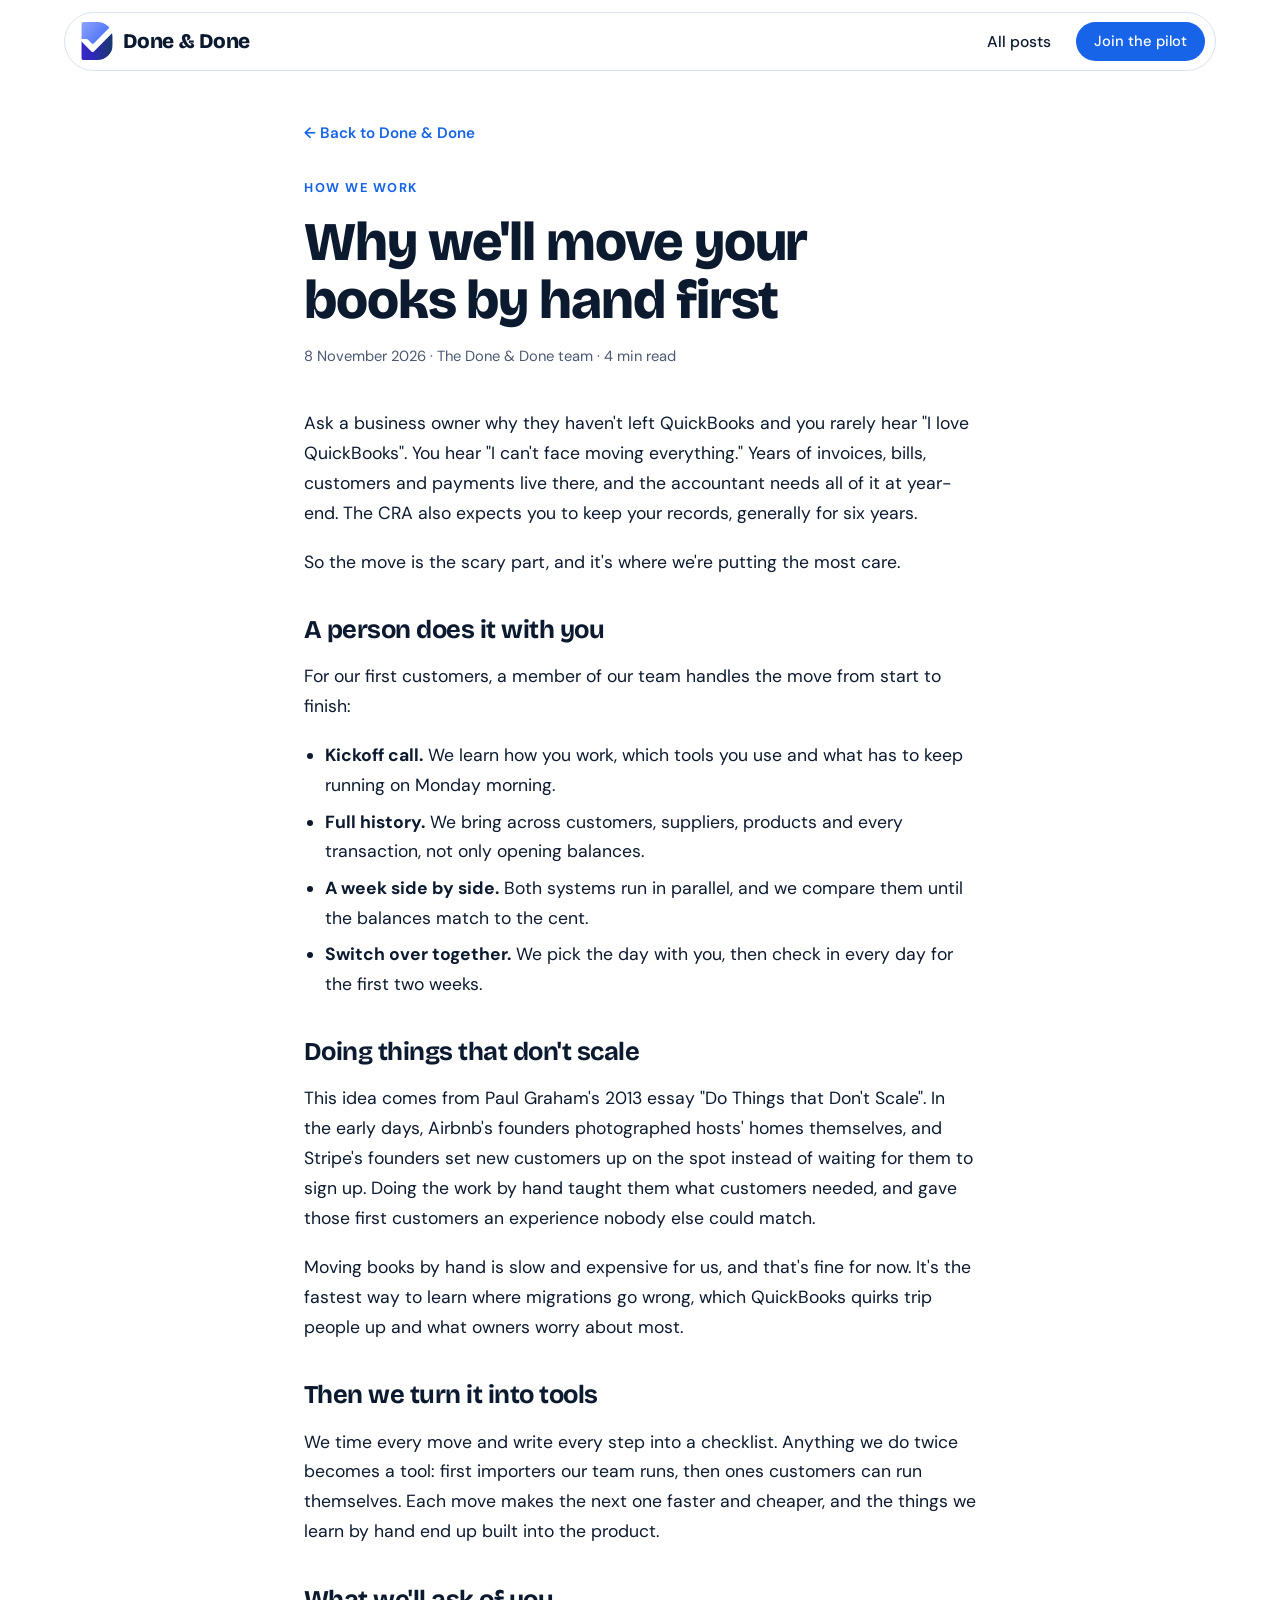
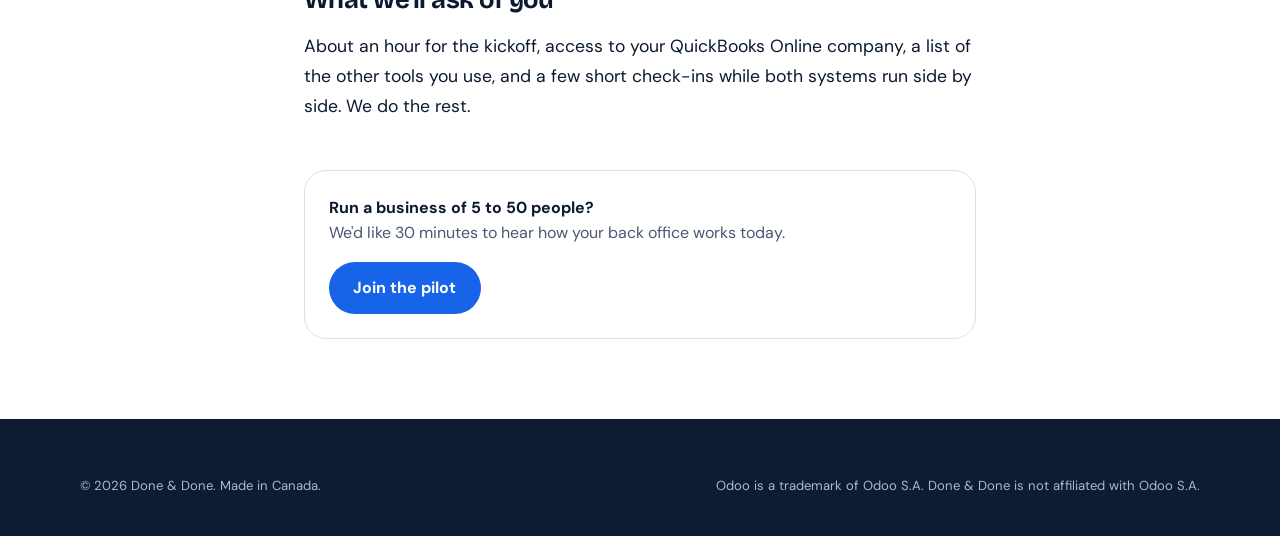
<file: blog/moving-your-books-by-hand.html>
<!doctype html>
<html lang="en">
<head>
<meta charset="utf-8">
<meta name="viewport" content="width=device-width, initial-scale=1, viewport-fit=cover">
<title>Why we'll move your books by hand first · Done &amp; Done</title>
<meta name="description" content="Switching systems is the scary part. For our first customers, a person does it with you.">
<link rel="icon" href="../favicon.ico" sizes="32x32">
<link rel="icon" href="../favicon.svg" type="image/svg+xml">
<link rel="apple-touch-icon" href="../apple-touch-icon.png">
<meta name="theme-color" content="#1764E8">
<link rel="preconnect" href="https://fonts.googleapis.com">
<link rel="preconnect" href="https://fonts.gstatic.com" crossorigin>
<link rel="stylesheet" href="https://fonts.googleapis.com/css2?family=Bricolage+Grotesque:opsz,wght@12..96,500..800&family=DM+Sans:opsz,wght@9..40,400..700&family=DM+Mono:wght@400;500&display=swap">
<link rel="stylesheet" href="../assets/site.css">
</head>
<body>
<header class="site-header post-header">
  <div class="nav-shell">
    <a class="brand" href="../" aria-label="Done &amp; Done, home">
      <svg class="mark" viewBox="78 137 627 760" aria-hidden="true"><defs><linearGradient id="dd-top" gradientUnits="userSpaceOnUse" x1="78" y1="137" x2="520" y2="520"><stop offset="0" stop-color="#8FA4FB"/><stop offset="1" stop-color="#4A72F6"/></linearGradient><linearGradient id="dd-bot" gradientUnits="userSpaceOnUse" x1="78" y1="0" x2="705" y2="0"><stop offset="0" stop-color="#3828C8"/><stop offset=".35" stop-color="#3029B8"/><stop offset="1" stop-color="#16376A"/></linearGradient><clipPath id="dd-clip"><path d="M118 137H400C560 137 705 260 705 440V590C705 770 560 897 400 897H118Q78 897 78 857V177Q78 137 118 137Z"/></clipPath></defs><path class="mark-top" clip-path="url(#dd-clip)" fill="url(#dd-top)" d="M0 0H890L330 560Q305 585 280 560L213 493Q198 478 177 478H0Z"/><path class="mark-bottom" clip-path="url(#dd-clip)" fill="url(#dd-bot)" d="M0 447L279 726Q304 751 329 726L900 155V1024H0Z"/></svg>
      <span class="wordmark">Done &amp; Done</span>
    </a>
    <nav class="nav" aria-label="Main">
      <a href="../#blog">All posts</a>
      <a class="btn btn-primary" href="../#pilot">Join the pilot</a>
    </nav>
  </div>
</header>
<main class="post-page">
  <div class="wrap">
    <article class="article">
      <a class="back" href="../#blog">← Back to Done &amp; Done</a>
      <header>
        <p class="eyebrow">How we work</p>
        <h1>Why we'll move your books by hand first</h1>
        <p class="meta"><time datetime="2026-11-08">8 November 2026</time> · The Done &amp; Done team · 4 min read</p>
      </header>
      <div class="body">
        <p>Ask a business owner why they haven't left QuickBooks and you rarely hear "I love QuickBooks". You hear "I can't face moving everything." Years of invoices, bills, customers and payments live there, and the accountant needs all of it at year-end. The CRA also expects you to keep your records, generally for six years.</p>
        <p>So the move is the scary part, and it's where we're putting the most care.</p>
        <h2>A person does it with you</h2>
        <p>For our first customers, a member of our team handles the move from start to finish:</p>
        <ul>
        <li><strong>Kickoff call.</strong> We learn how you work, which tools you use and what has to keep running on Monday morning.</li>
        <li><strong>Full history.</strong> We bring across customers, suppliers, products and every transaction, not only opening balances.</li>
        <li><strong>A week side by side.</strong> Both systems run in parallel, and we compare them until the balances match to the cent.</li>
        <li><strong>Switch over together.</strong> We pick the day with you, then check in every day for the first two weeks.</li>
        </ul>
        <h2>Doing things that don't scale</h2>
        <p>This idea comes from Paul Graham's 2013 essay "Do Things that Don't Scale". In the early days, Airbnb's founders photographed hosts' homes themselves, and Stripe's founders set new customers up on the spot instead of waiting for them to sign up. Doing the work by hand taught them what customers needed, and gave those first customers an experience nobody else could match.</p>
        <p>Moving books by hand is slow and expensive for us, and that's fine for now. It's the fastest way to learn where migrations go wrong, which QuickBooks quirks trip people up and what owners worry about most.</p>
        <h2>Then we turn it into tools</h2>
        <p>We time every move and write every step into a checklist. Anything we do twice becomes a tool: first importers our team runs, then ones customers can run themselves. Each move makes the next one faster and cheaper, and the things we learn by hand end up built into the product.</p>
        <h2>What we'll ask of you</h2>
        <p>About an hour for the kickoff, access to your QuickBooks Online company, a list of the other tools you use, and a few short check-ins while both systems run side by side. We do the rest.</p>
      </div>
      <aside class="cta">
        <div>
          <strong>Run a business of 5 to 50 people?</strong>
          <p style="color:var(--muted)">We'd like 30 minutes to hear how your back office works today.</p>
        </div>
        <a class="btn btn-primary" href="../#pilot">Join the pilot</a>
      </aside>
    </article>
  </div>
</main>
<footer class="site-footer">
  <div class="wrap">
    <div class="foot-legal" style="margin-top:0;padding-top:0;border-top:0">
      <span>© 2026 Done &amp; Done. Made in Canada.</span>
      <span>Odoo is a trademark of Odoo S.A. Done &amp; Done is not affiliated with Odoo S.A.</span>
    </div>
  </div>
</footer>
</body>
</html>
</file>
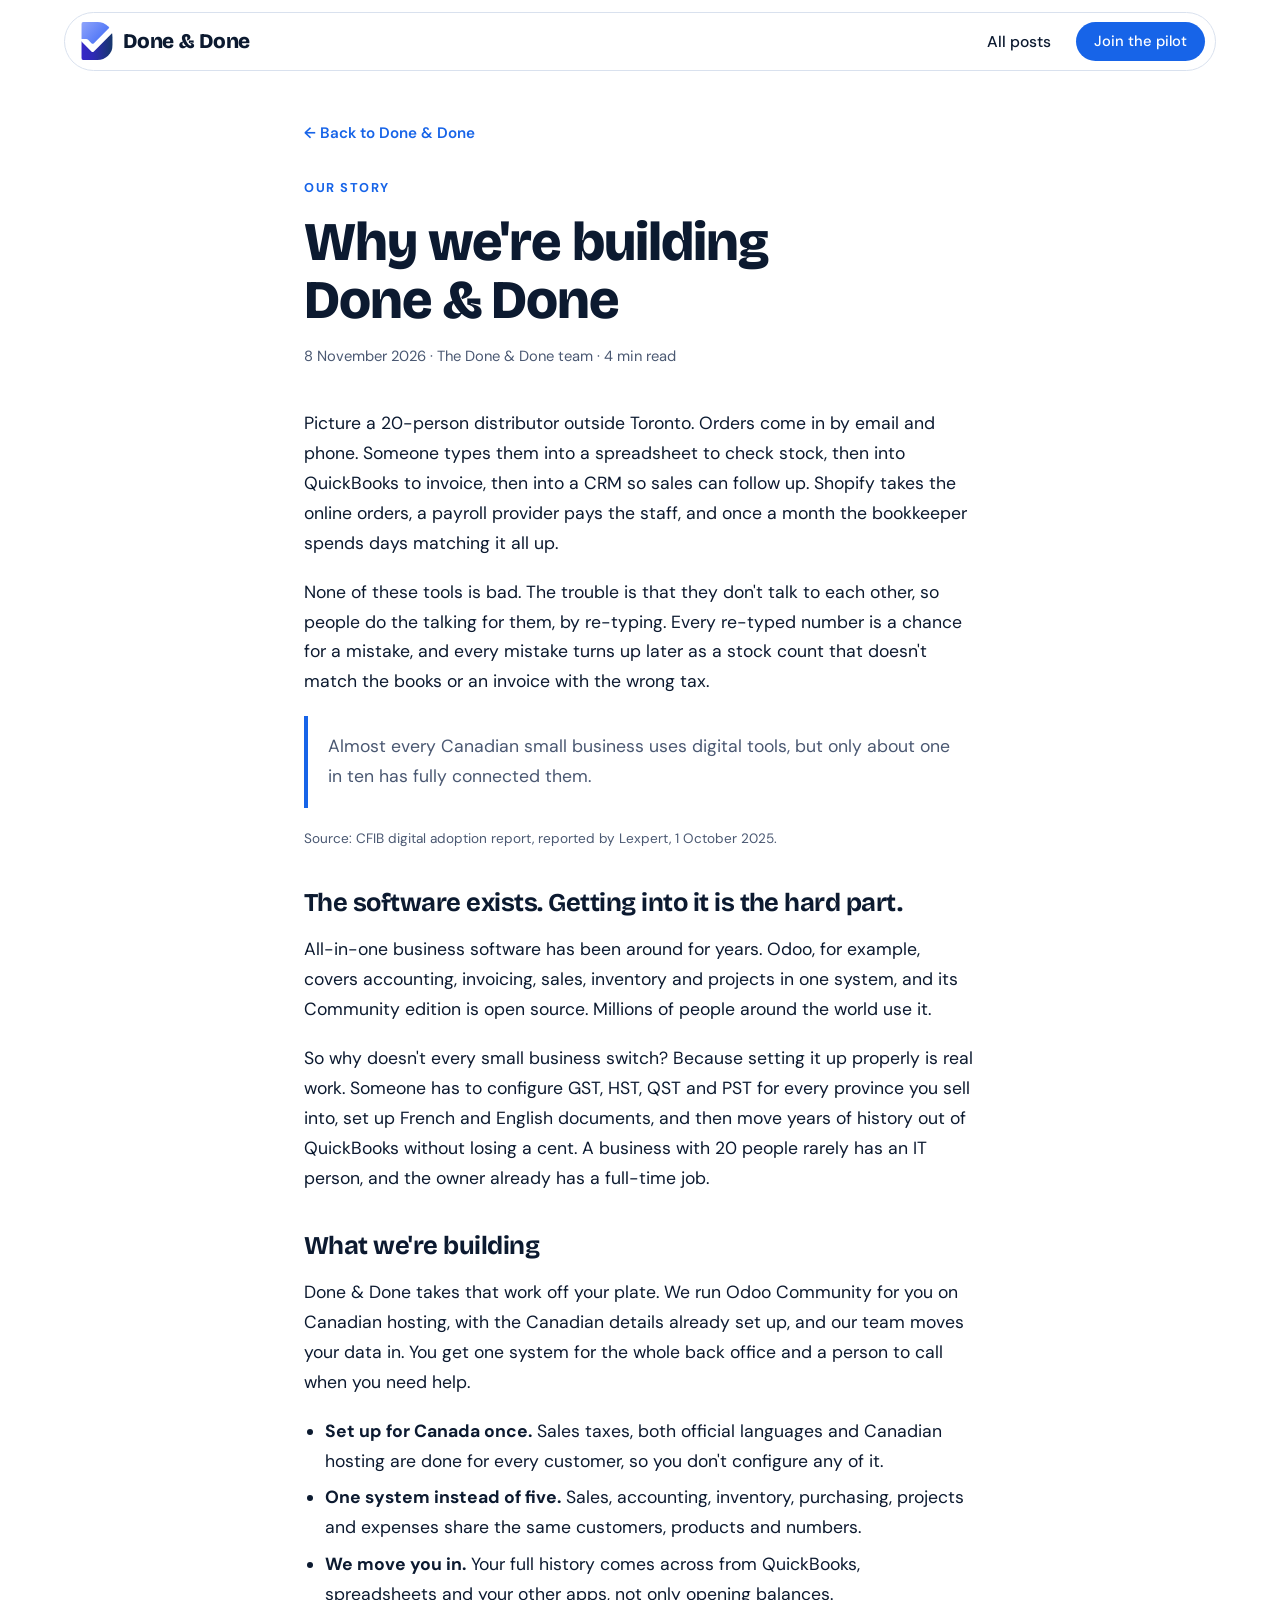
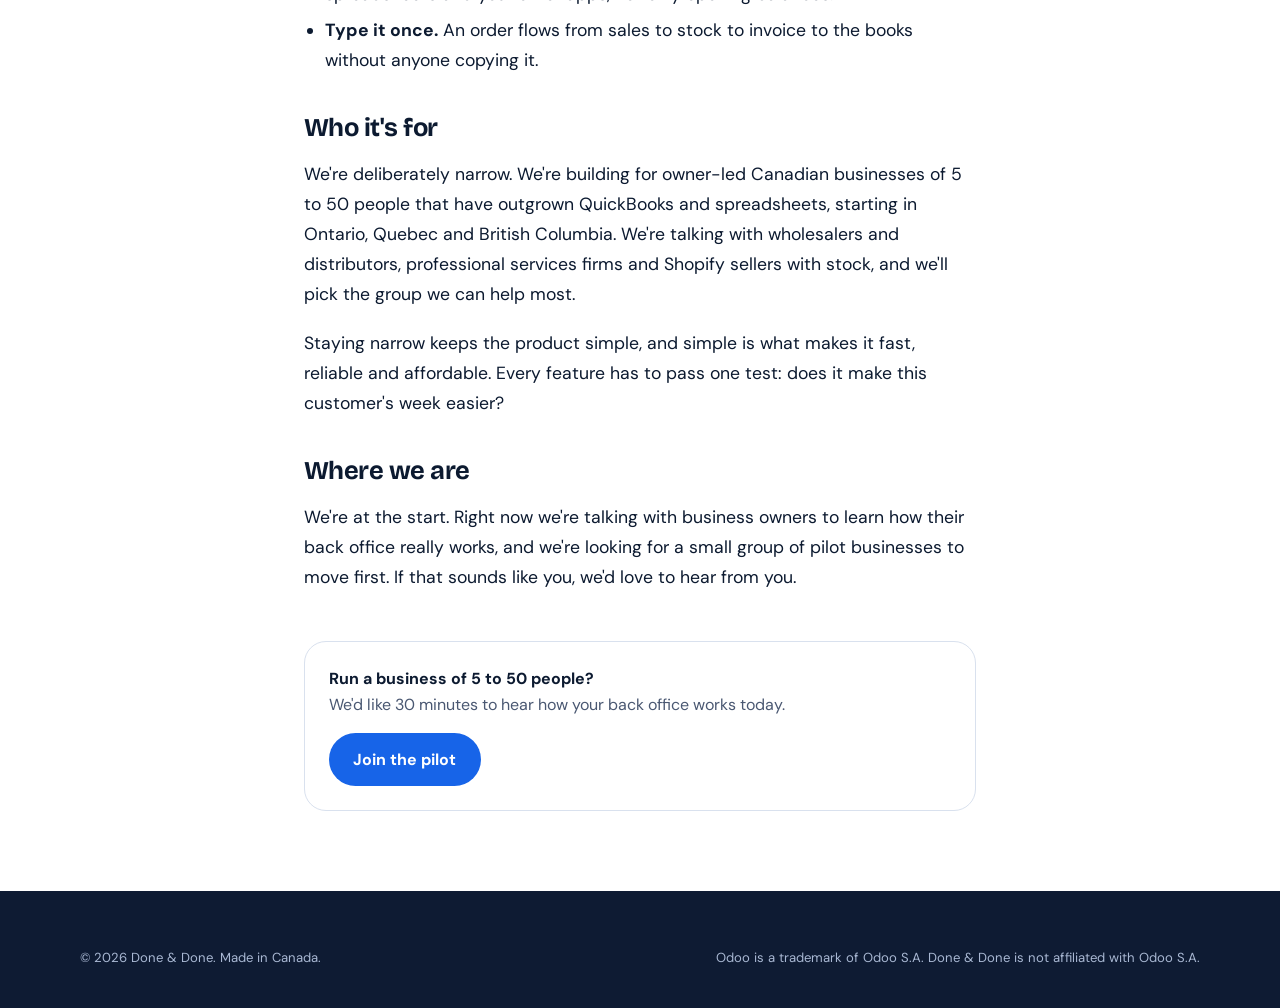
<file: blog/why-we-are-building-done-and-done.html>
<!doctype html>
<html lang="en">
<head>
<meta charset="utf-8">
<meta name="viewport" content="width=device-width, initial-scale=1, viewport-fit=cover">
<title>Why we're building Done &amp; Done · Done &amp; Done</title>
<meta name="description" content="Small Canadian businesses run on tools that don't talk to each other. Here's what we think the fix looks like.">
<link rel="icon" href="../favicon.ico" sizes="32x32">
<link rel="icon" href="../favicon.svg" type="image/svg+xml">
<link rel="apple-touch-icon" href="../apple-touch-icon.png">
<meta name="theme-color" content="#1764E8">
<link rel="preconnect" href="https://fonts.googleapis.com">
<link rel="preconnect" href="https://fonts.gstatic.com" crossorigin>
<link rel="stylesheet" href="https://fonts.googleapis.com/css2?family=Bricolage+Grotesque:opsz,wght@12..96,500..800&family=DM+Sans:opsz,wght@9..40,400..700&family=DM+Mono:wght@400;500&display=swap">
<link rel="stylesheet" href="../assets/site.css">
</head>
<body>
<header class="site-header post-header">
  <div class="nav-shell">
    <a class="brand" href="../" aria-label="Done &amp; Done, home">
      <svg class="mark" viewBox="78 137 627 760" aria-hidden="true"><defs><linearGradient id="dd-top" gradientUnits="userSpaceOnUse" x1="78" y1="137" x2="520" y2="520"><stop offset="0" stop-color="#8FA4FB"/><stop offset="1" stop-color="#4A72F6"/></linearGradient><linearGradient id="dd-bot" gradientUnits="userSpaceOnUse" x1="78" y1="0" x2="705" y2="0"><stop offset="0" stop-color="#3828C8"/><stop offset=".35" stop-color="#3029B8"/><stop offset="1" stop-color="#16376A"/></linearGradient><clipPath id="dd-clip"><path d="M118 137H400C560 137 705 260 705 440V590C705 770 560 897 400 897H118Q78 897 78 857V177Q78 137 118 137Z"/></clipPath></defs><path class="mark-top" clip-path="url(#dd-clip)" fill="url(#dd-top)" d="M0 0H890L330 560Q305 585 280 560L213 493Q198 478 177 478H0Z"/><path class="mark-bottom" clip-path="url(#dd-clip)" fill="url(#dd-bot)" d="M0 447L279 726Q304 751 329 726L900 155V1024H0Z"/></svg>
      <span class="wordmark">Done &amp; Done</span>
    </a>
    <nav class="nav" aria-label="Main">
      <a href="../#blog">All posts</a>
      <a class="btn btn-primary" href="../#pilot">Join the pilot</a>
    </nav>
  </div>
</header>
<main class="post-page">
  <div class="wrap">
    <article class="article">
      <a class="back" href="../#blog">← Back to Done &amp; Done</a>
      <header>
        <p class="eyebrow">Our story</p>
        <h1>Why we're building Done &amp; Done</h1>
        <p class="meta"><time datetime="2026-11-08">8 November 2026</time> · The Done &amp; Done team · 4 min read</p>
      </header>
      <div class="body">
        <p>Picture a 20-person distributor outside Toronto. Orders come in by email and phone. Someone types them into a spreadsheet to check stock, then into QuickBooks to invoice, then into a CRM so sales can follow up. Shopify takes the online orders, a payroll provider pays the staff, and once a month the bookkeeper spends days matching it all up.</p>
        <p>None of these tools is bad. The trouble is that they don't talk to each other, so people do the talking for them, by re-typing. Every re-typed number is a chance for a mistake, and every mistake turns up later as a stock count that doesn't match the books or an invoice with the wrong tax.</p>
        <blockquote>Almost every Canadian small business uses digital tools, but only about one in ten has fully connected them.</blockquote>
        <p class="src">Source: CFIB digital adoption report, reported by Lexpert, 1 October 2025.</p>
        <h2>The software exists. Getting into it is the hard part.</h2>
        <p>All-in-one business software has been around for years. Odoo, for example, covers accounting, invoicing, sales, inventory and projects in one system, and its Community edition is open source. Millions of people around the world use it.</p>
        <p>So why doesn't every small business switch? Because setting it up properly is real work. Someone has to configure GST, HST, QST and PST for every province you sell into, set up French and English documents, and then move years of history out of QuickBooks without losing a cent. A business with 20 people rarely has an IT person, and the owner already has a full-time job.</p>
        <h2>What we're building</h2>
        <p>Done &amp; Done takes that work off your plate. We run Odoo Community for you on Canadian hosting, with the Canadian details already set up, and our team moves your data in. You get one system for the whole back office and a person to call when you need help.</p>
        <ul>
        <li><strong>Set up for Canada once.</strong> Sales taxes, both official languages and Canadian hosting are done for every customer, so you don't configure any of it.</li>
        <li><strong>One system instead of five.</strong> Sales, accounting, inventory, purchasing, projects and expenses share the same customers, products and numbers.</li>
<li><strong>We move you in.</strong> Your full history comes across from QuickBooks, spreadsheets and your other apps, not only opening balances.</li>
        <li><strong>Type it once.</strong> An order flows from sales to stock to invoice to the books without anyone copying it.</li>
        </ul>
        <h2>Who it's for</h2>
        <p>We're deliberately narrow. We're building for owner-led Canadian businesses of 5 to 50 people that have outgrown QuickBooks and spreadsheets, starting in Ontario, Quebec and British Columbia. We're talking with wholesalers and distributors, professional services firms and Shopify sellers with stock, and we'll pick the group we can help most.</p>
        <p>Staying narrow keeps the product simple, and simple is what makes it fast, reliable and affordable. Every feature has to pass one test: does it make this customer's week easier?</p>
        <h2>Where we are</h2>
        <p>We're at the start. Right now we're talking with business owners to learn how their back office really works, and we're looking for a small group of pilot businesses to move first. If that sounds like you, we'd love to hear from you.</p>
      </div>
      <aside class="cta">
        <div>
          <strong>Run a business of 5 to 50 people?</strong>
          <p style="color:var(--muted)">We'd like 30 minutes to hear how your back office works today.</p>
        </div>
        <a class="btn btn-primary" href="../#pilot">Join the pilot</a>
      </aside>
    </article>
  </div>
</main>
<footer class="site-footer">
  <div class="wrap">
    <div class="foot-legal" style="margin-top:0;padding-top:0;border-top:0">
      <span>© 2026 Done &amp; Done. Made in Canada.</span>
      <span>Odoo is a trademark of Odoo S.A. Done &amp; Done is not affiliated with Odoo S.A.</span>
    </div>
  </div>
</footer>
</body>
</html>
</file>
<file: assets/site.css>
/* Done & Done site styles.
   Layout: full-width bands; hero with pixel tiles; a pinned isometric "factory" with scrolling text panels;
   a blue "Built for Canada" band framed by pixel edges; FAQ and blog strip; full footer. */
:root {
  --bg: #FFFFFF;
  --surface: #FFFFFF;
  --surface-2: #F1F5FC;
  --ink: #0C1A30;
  --muted: #4A5872;
  --line: #D9E1EE;
  --blue: #1764E8;
  --blue-strong: #0F4FC2;
  --on-blue: #FFFFFF;
  --tint: #EAF1FE;
  --hero-top: #A9C7FF;
  --band: #2F6FEA;
  --band-ink: #FFFFFF;
  --band-muted: #DCE7FF;
  --dark: #0E1B33;
  --dark-ink: #EEF3FC;
  --dark-muted: #A9B8D3;
  --done: #1E9E6A;
  --iso-top: #C9DBFF;
  --iso-left: #8DB2F7;
  --iso-right: #5C8FEC;
  --iso-ink: #0C1A30;
  --iso-belt: #17233A;
  --iso-floor: #EEF3FC;
  --iso-zone: #F2B53A;
  --iso-paper: #FFFFFF;
  --glass: rgba(255, 255, 255, 0.72);
  --shadow: 0 24px 60px -32px rgba(11, 35, 80, 0.35);
  --font-display: "Bricolage Grotesque", "DM Sans", system-ui, sans-serif;
  --font-body: "DM Sans", system-ui, -apple-system, "Segoe UI", sans-serif;
  --font-mono: "DM Mono", ui-monospace, "SFMono-Regular", Menlo, monospace;
  --step-3: clamp(2rem, 4vw, 2.9rem);
  --step-4: clamp(2.6rem, 6.4vw, 4.8rem);
  --wrap: 74rem;
  --header-h: 4.5rem;
}
:root, :root[data-theme="dark"] { color-scheme: light; }

* { box-sizing: border-box; }
html { scroll-behavior: smooth; }
section[id] { scroll-margin-top: 5.5rem; }
body {
  margin: 0; background: var(--bg); color: var(--ink);
  font-family: var(--font-body); font-size: 1rem; line-height: 1.6; -webkit-font-smoothing: antialiased;
}
h1, h2, h3 { font-family: var(--font-display); line-height: 1.06; margin: 0; text-wrap: balance; letter-spacing: -0.02em; }
p { margin: 0; }
a { color: var(--blue); }
img, svg { max-width: 100%; }
:focus-visible { outline: 3px solid var(--blue); outline-offset: 3px; border-radius: 6px; }
[hidden] { display: none !important; }

.wrap {
  max-width: var(--wrap); margin: 0 auto;
  padding-left: max(16px, env(safe-area-inset-left, 0px));
  padding-right: max(16px, env(safe-area-inset-right, 0px));
}
@media (min-width: 720px) {
  .wrap { padding-left: max(32px, env(safe-area-inset-left, 0px)); padding-right: max(32px, env(safe-area-inset-right, 0px)); }
}
.section { padding-block: clamp(4rem, 9vw, 7rem); }
.eyebrow { font-size: 0.8rem; font-weight: 700; letter-spacing: 0.12em; text-transform: uppercase; color: var(--blue); }
.lede { font-size: 1.2rem; color: var(--muted); max-width: 40rem; }
.h2 { font-size: var(--step-3); font-weight: 800; }

.btn {
  display: inline-flex; align-items: center; gap: 0.5rem; padding: 0.85rem 1.4rem; border-radius: 999px;
  font: 700 1rem var(--font-body); text-decoration: none; border: 2px solid transparent; cursor: pointer;
  transition: transform .15s ease, background-color .15s ease, border-color .15s ease;
}
.btn svg { width: 1em; height: 1em; }
.btn-primary { background: var(--blue); color: var(--on-blue); }
.btn-primary:hover { background: var(--blue-strong); transform: translateY(-1px); }
.btn-ghost { color: var(--ink); border-color: var(--line); background: var(--glass); }
.btn-ghost:hover { border-color: var(--blue); }
.btn-dark { background: var(--ink); color: var(--bg); }
.btn-dark:hover { transform: translateY(-1px); }

/* ---------- Header ---------- */
body::before { content: ""; position: fixed; inset: 0 0 auto; height: env(safe-area-inset-top, 0px); z-index: 30; background: var(--hero-top); }
.site-header {
  position: fixed; z-index: 20; left: 0; right: 0; top: env(safe-area-inset-top, 0px);
  padding-top: 0.75rem;
  padding-left: max(12px, env(safe-area-inset-left, 0px)); padding-right: max(12px, env(safe-area-inset-right, 0px));
  pointer-events: none;
}
.nav-shell {
  pointer-events: auto; margin: 0 auto; max-width: calc(var(--wrap) - 2rem);
  display: flex; align-items: center; justify-content: space-between; gap: 1.5rem;
  padding: 0.55rem 0.6rem 0.55rem 1rem; border-radius: 999px; border: 1px solid transparent;
  transition: background-color .35s ease, box-shadow .35s ease, border-color .35s ease, max-width .45s cubic-bezier(.5,0,.2,1), padding .35s ease;
}
.site-header.is-floating .nav-shell {
  max-width: 44rem; background: var(--glass); border-color: var(--line); box-shadow: var(--shadow);
  backdrop-filter: blur(14px) saturate(1.4); -webkit-backdrop-filter: blur(14px) saturate(1.4);
}
.brand { display: inline-flex; align-items: center; gap: 0.6rem; text-decoration: none; color: var(--ink); flex: none; }
.brand .mark { width: 38px; height: 38px; flex: none; overflow: visible; }
.wordmark { font-family: var(--font-display); font-weight: 800; font-size: 1.3rem; letter-spacing: -0.02em; white-space: nowrap; transition: opacity .3s ease, width .3s ease; }
.site-header.is-floating .wordmark { opacity: 0; width: 0; overflow: hidden; }
.brand .mark { width: 32px; }
.mark-top, .mark-bottom { transition: transform .35s cubic-bezier(.3,.7,.3,1); }
.mark-top { animation: mark-top 7s cubic-bezier(.6,0,.3,1) infinite; }
.mark-bottom { animation: mark-bottom 7s cubic-bezier(.6,0,.3,1) infinite; }
@keyframes mark-top { 0%, 34%, 62%, 100% { transform: none; } 46% { transform: translate(-14px, -14px); } }
@keyframes mark-bottom { 0%, 34%, 62%, 100% { transform: none; } 46% { transform: translate(10px, 10px); } }
.brand:hover .mark-top, .brand:hover .mark-bottom { animation-duration: 2.2s; }
@media (prefers-reduced-motion: reduce) { .mark-top, .mark-bottom { animation: none; } }

.nav { display: flex; align-items: center; gap: 0.25rem; }
.nav > a, .menu-btn {
  color: var(--ink); text-decoration: none; font: 500 0.98rem var(--font-body); padding: 0.5rem 0.8rem; border-radius: 999px;
  background: none; border: 0; cursor: pointer; display: inline-flex; align-items: center; gap: 0.3rem;
}
.nav > a:hover, .menu-btn:hover { background: var(--tint); }
.nav > a.btn { background: var(--blue); }
.nav .btn { margin-left: 0.5rem; padding: 0.6rem 1.15rem; font-size: 0.92rem; color: var(--on-blue); }
.nav .btn:hover { background: var(--blue-strong); }
.menu { position: relative; }
.menu-btn svg { width: 0.8rem; height: 0.8rem; transition: transform .25s ease; }
.menu.is-open .menu-btn svg { transform: rotate(180deg); }
.menu-list {
  position: absolute; top: calc(100% + 0.6rem); left: -0.5rem; min-width: 15rem; margin: 0; padding: 0.5rem; list-style: none;
  background: var(--surface); border: 1px solid var(--line); border-radius: 18px; box-shadow: var(--shadow);
  opacity: 0; visibility: hidden; transform: translateY(-10px); clip-path: inset(0 0 100% 0 round 18px);
  transition: opacity .25s ease, transform .3s cubic-bezier(.3,.7,.3,1), clip-path .35s cubic-bezier(.3,.7,.3,1), visibility 0s linear .35s;
}
.menu.is-open .menu-list { opacity: 1; visibility: visible; transform: none; clip-path: inset(0 0 0 0 round 18px); transition-delay: 0s; }
.menu-list a { display: block; padding: 0.6rem 0.8rem; border-radius: 12px; text-decoration: none; color: var(--ink); }
.menu-list a:hover { background: var(--tint); }
.menu-list small { display: block; color: var(--muted); font-size: 0.82rem; }
@media (max-width: 820px) {
  /* phones: keep the section links, drop the pilot button (it's in the hero and the contact section) */
  .nav { gap: 0; }
  .nav > a.btn { display: none; }
  .nav > a, .menu-btn { font-size: 0.9rem; padding: 0.45rem 0.55rem; white-space: nowrap; }
  .ps-tab { white-space: nowrap; font-size: 0.75rem; padding: 0.5rem 0.8rem; letter-spacing: 0.05em; }
  .wordmark { display: none; }
  .nav-shell { padding: 0.45rem 0.5rem 0.45rem 0.7rem; gap: 0.5rem; }
  .brand .mark { width: 32px; height: 32px; }
  .menu-list { left: -1rem; min-width: 14rem; }
}
@media (max-width: 360px) {
  .nav > a, .menu-btn { font-size: 0.84rem; padding: 0.4rem 0.4rem; }
  .nav > a[href="#blog"] { display: none; }
}

/* ---------- Hero ---------- */
.hero {
  position: relative; overflow: hidden;
  background: linear-gradient(180deg, var(--hero-top) 0%, color-mix(in srgb, var(--hero-top) 45%, var(--bg)) 38%, var(--bg) 72%);
  padding-block: calc(var(--header-h) + clamp(3rem, 7vw, 5.5rem)) clamp(4rem, 8vw, 6rem);
}
.tiles { position: absolute; inset: 0; display: grid; z-index: 0; }
.tile { background: transparent; transition: background-color .6s ease; }
.tile.on { background: var(--bg); }
.tile.lo.on { background: color-mix(in srgb, var(--hero-top) 70%, var(--bg)); }
.hero-inner { position: relative; z-index: 1; display: flex; flex-direction: column; align-items: center; text-align: center; }
.hero h1 { font-size: var(--step-4); font-weight: 800; max-width: 15ch; }
.hero h1 em { font-style: normal; color: var(--blue); }
.hero .lede { margin-top: 1.4rem; color: var(--ink); opacity: 0.82; }
.hero-ctas { display: flex; flex-wrap: wrap; justify-content: center; gap: 0.75rem; margin-top: 2rem; }

.week {
  margin-top: clamp(2.5rem, 5vw, 3.5rem); width: 100%; max-width: 46rem; text-align: left;
  background: var(--surface); border: 1px solid var(--line); border-radius: 26px; padding: 1.5rem 1.6rem; box-shadow: var(--shadow);
}
.week-head { display: flex; flex-wrap: wrap; justify-content: space-between; align-items: center; gap: 0.5rem; }
.pill { display: inline-block; padding: 0.25rem 0.7rem; border-radius: 999px; background: var(--blue); color: var(--on-blue); font-size: 0.72rem; font-weight: 700; letter-spacing: 0.08em; text-transform: uppercase; }
.week h2 { font: 700 1.05rem var(--font-body); letter-spacing: 0; }
.week ul { list-style: none; margin: 1rem 0 0; padding: 0; display: grid; grid-template-columns: repeat(2, minmax(0, 1fr)); gap: 0.9rem 1.5rem; }
@media (max-width: 600px) { .week ul { grid-template-columns: minmax(0, 1fr); } }
.week li { display: grid; grid-template-columns: 1.5rem minmax(0, 1fr); column-gap: 0.6rem; row-gap: 0.2rem; align-items: center; font-size: 0.95rem; }
.week li > span { display: contents; }
.week li s { grid-column: 2; grid-row: 1; }
.week li .tick { grid-column: 1; grid-row: 2; }
.week li small { grid-column: 2; grid-row: 2; }
.tick { --tell-size: 24px; --tell-color-done: var(--done); --tell-color-working: var(--blue); }
.tick:not(:defined) { display: inline-block; width: 24px; height: 24px; border-radius: 6px; background: color-mix(in srgb, var(--done) 25%, transparent); }
.week li s { color: var(--muted); }
.week li small { display: block; color: var(--ink); font-size: 0.85rem; }

/* ---------- Problem (dark card) ---------- */
.dark-card {
  background: var(--dark); color: var(--dark-ink); border-radius: 28px; overflow: hidden;
  display: grid; grid-template-columns: minmax(0, 1fr) minmax(0, 1fr); gap: 2rem; align-items: center;
  padding: clamp(2rem, 5vw, 3.5rem);
}
@media (max-width: 880px) { .dark-card { grid-template-columns: minmax(0, 1fr); } }
.dark-card .eyebrow { color: var(--dark-muted); }
.dark-card h2 { margin-top: 0.75rem; }
.dark-card p { color: var(--dark-muted); }
.pains { list-style: none; padding: 0; margin: 1.5rem 0 0; display: flex; flex-direction: column; gap: 0.8rem; }
.pains li { color: var(--dark-muted); padding-left: 1.4rem; position: relative; }
.pains li::before { content: ""; position: absolute; left: 0; top: 0.6em; width: 0.6rem; height: 0.6rem; background: var(--blue); }
.pains b { color: var(--dark-ink); }
.stat-line { margin-top: 1.75rem; padding-top: 1.25rem; border-top: 1px solid rgba(255,255,255,.14); display: grid; grid-template-columns: auto minmax(0, 1fr); gap: 1rem; align-items: center; }
.stat-line .num { font-family: var(--font-display); font-weight: 800; font-size: 2.6rem; line-height: 1; color: #7FAEFF; white-space: nowrap; }
.stat-line p { font-size: 0.95rem; }
.stat-line small { display: block; font-size: 0.75rem; margin-top: 0.25rem; opacity: 0.8; }
.scatter svg { width: 100%; height: auto; display: block; }
.scatter text { font: 600 13px var(--font-body); fill: #EEF3FC; }
.scatter .t { fill: #2A4D96; } .scatter .l { fill: #1C3A78; } .scatter .r { fill: #132C5E; }
.scatter .gap { stroke: #7FAEFF; stroke-width: 1.5; stroke-dasharray: 4 6; fill: none; opacity: .7; }
.scatter .x { stroke: #FF8A7A; stroke-width: 2.2; stroke-linecap: round; }
.scatter .floor { fill: rgba(255,255,255,.04); }

/* ---------- Factory (feature-flagged) ---------- */
.factory-intro { display: flex; flex-direction: column; align-items: center; text-align: center; gap: 1rem; }
.factory-intro .lede { max-width: 44rem; }
.factory-grid { display: grid; grid-template-columns: minmax(0, 1.35fr) minmax(0, 1fr); gap: clamp(1rem, 4vw, 3rem); margin-top: 2rem; }
.factory-stage {
  position: sticky; top: calc(env(safe-area-inset-top, 0px) + 6rem); height: min(72vh, 680px); align-self: start;
  display: flex; align-items: center; justify-content: center;
}
.factory-stage svg { width: 100%; height: 100%; overflow: visible; }
.factory-steps { list-style: none; margin: 0; padding: 0; }
.fstep { min-height: 72vh; display: flex; align-items: center; }
.fstep:first-child { min-height: 50vh; align-items: flex-start; padding-top: 12vh; }
.fstep:last-child { min-height: 60vh; }
.fcard {
  background: var(--surface); border: 1px solid var(--line); border-radius: 24px; padding: 1.6rem; width: 100%;
  opacity: 0.35; transform: translateY(8px); transition: opacity .45s ease, transform .45s ease, box-shadow .45s ease;
}
.fstep.is-active .fcard { opacity: 1; transform: none; box-shadow: var(--shadow); }
.fcard .num { font-family: var(--font-mono); font-size: 0.85rem; color: var(--blue); }
.fcard h3 { font-size: 1.6rem; margin-top: 0.4rem; }
.fcard p { color: var(--muted); margin-top: 0.6rem; }
.fcard code { display: block; margin-top: 1rem; padding: 0.75rem 0.9rem; border-radius: 12px; background: var(--surface-2); font: 0.82rem/1.55 var(--font-mono); color: var(--ink); white-space: normal; font-variant-numeric: tabular-nums; }
@media (max-width: 880px) {
  .factory-grid { grid-template-columns: minmax(0, 1fr); }
  .factory-stage { top: calc(env(safe-area-inset-top, 0px) + 4.5rem); height: 36vh; z-index: 2; background: var(--bg); border-bottom: 1px solid var(--line); padding-bottom: 0.5rem; }
  .fstep, .fstep:first-child, .fstep:last-child { min-height: 62vh; padding-top: 0; align-items: center; }
}

/* isometric scene */
.iso .t { fill: var(--iso-top); } .iso .l { fill: var(--iso-left); } .iso .r { fill: var(--iso-right); }
.iso .t, .iso .l, .iso .r { stroke: var(--iso-ink); stroke-opacity: .12; stroke-width: .6; stroke-linejoin: round; }
.iso .belt .t { fill: var(--iso-belt); }
.iso .belt .l, .iso .belt .r { fill: var(--iso-left); }
.iso .roller { fill: var(--iso-ink); opacity: .35; }
.iso .floor { fill: var(--iso-floor); }
.iso .zone { fill: none; stroke: var(--iso-zone); stroke-width: 2; stroke-dasharray: 7 7; opacity: .55; transition: opacity .4s ease; }
.iso .ink .t, .iso .ink .l, .iso .ink .r { fill: var(--iso-ink); }
.iso .paper { fill: var(--iso-paper); stroke: var(--iso-ink); stroke-opacity: .25; stroke-width: .6; }
.iso .accent { fill: var(--blue); }
.iso .amber { fill: var(--iso-zone); }
.iso .screen { fill: var(--iso-belt); }
.iso .bar { fill: #7FAEFF; transform-box: fill-box; transform-origin: 50% 100%; }
.iso .head { fill: var(--iso-ink); }
.iso .st { transition: opacity .5s ease, filter .5s ease; }
.iso[data-active] .st { opacity: .26; filter: saturate(0.2); }
.iso[data-active] .st.on { opacity: 1; filter: none; }
.iso .st.on .zone { opacity: 1; animation: zone-march 1.2s linear infinite; }
@keyframes zone-march { to { stroke-dashoffset: -14; } }
.iso .st.on .bar { animation: bar-grow .9s cubic-bezier(.3,.7,.3,1) both; }
@keyframes bar-grow { from { transform: scaleY(0.1); } to { transform: scaleY(1); } }
.iso .parcel .t { fill: #F5C46A; } .iso .parcel .l { fill: #E3A33C; } .iso .parcel .r { fill: #C98622; }
.iso .blink { animation: blink 1.6s ease-in-out infinite; }
@keyframes blink { 50% { opacity: .25; } }

/* ---------- Order flow (shown when the factory flag is off) ---------- */
.band-flow { background: var(--dark); color: var(--dark-ink); }
.band-flow .eyebrow { color: var(--dark-muted); }
.band-flow .lede { color: var(--dark-muted); }
.flow-head { display: flex; flex-wrap: wrap; justify-content: space-between; align-items: end; gap: 1.5rem; }
.flow-controls { display: flex; gap: 0.5rem; }
.flow-controls button { background: transparent; color: var(--dark-ink); border: 1px solid #2A4270; border-radius: 999px; padding: 0.5rem 1rem; font: 600 0.9rem var(--font-body); cursor: pointer; }
.flow-controls button:hover { border-color: var(--dark-ink); }
.machine { position: relative; margin-top: 2rem; padding-top: 2.75rem; }
.rail { position: absolute; background: #2A4270; border-radius: 4px; }
.rail-fill { position: absolute; background: var(--blue); border-radius: 4px; transition: all .8s cubic-bezier(.6,.05,.3,1); }
.stations { position: relative; z-index: 1; display: grid; grid-template-columns: repeat(5, minmax(0, 1fr)); gap: 1rem; list-style: none; margin: 0; padding: 0; }
.station { background: #13284F; border: 1px solid #2A4270; border-radius: 18px; padding: 1.1rem 1rem 1.2rem; display: flex; flex-direction: column; gap: 0.55rem; min-width: 0; transition: border-color .4s ease, transform .4s ease; }
.station .ico { width: 44px; height: 44px; border-radius: 12px; display: grid; place-items: center; background: var(--dark); border: 1px solid #2A4270; transition: background-color .4s ease; }
.station .ico svg { width: 22px; height: 22px; stroke: var(--dark-muted); }
.station h3 { font-size: 1.1rem; }
.station p { font-size: 0.88rem; color: var(--dark-muted); line-height: 1.45; }
.station.is-on { border-color: var(--blue); transform: translateY(-4px); }
.station.is-on .ico, .station.is-done .ico { background: var(--blue); border-color: var(--blue); }
.station.is-on .ico svg, .station.is-done .ico svg { stroke: #FFFFFF; }
.flow-parcel { position: absolute; z-index: 2; left: 0; top: 0; width: 34px; height: 34px; margin: -17px 0 0 -17px; border-radius: 10px; background: #FFFFFF; box-shadow: 0 0 0 6px rgba(23,100,232,.45); display: grid; place-items: center; transition: transform .8s cubic-bezier(.6,.05,.3,1); }
.flow-parcel svg { width: 18px; height: 18px; stroke: #1764E8; }
.slip { margin-top: 2rem; background: var(--surface); color: var(--ink); border-radius: 18px; padding: 1.5rem; }
.slip-title { font-size: 0.8rem; font-weight: 700; letter-spacing: 0.1em; text-transform: uppercase; color: var(--muted); }
.slip ol { list-style: none; margin: 0.75rem 0 0; padding: 0; display: flex; flex-direction: column; gap: 0.45rem; font: 0.85rem var(--font-mono); }
.slip li { display: grid; grid-template-columns: 6.5rem minmax(0, 1fr); gap: 0.75rem; opacity: 0.35; transition: opacity .4s ease; font-variant-numeric: tabular-nums; }
.slip li.is-done { opacity: 1; }
.slip li b { font-weight: 500; color: var(--blue); }
@media (max-width: 860px) {
  .machine { padding-top: 0; }
  .stations { grid-template-columns: minmax(0, 1fr); gap: 0.75rem; padding-left: 3rem; }
  .station { flex-direction: row; align-items: center; gap: 0.9rem; padding: 0.9rem; }
  .station .ico { flex: none; }
  .station.is-on { transform: translateX(4px); }
}
@media (max-width: 520px) { .slip li { grid-template-columns: minmax(0, 1fr); gap: 0; } }

/* ---------- How it works ---------- */
.steps { list-style: none; margin: 3rem 0 0; padding: 0; display: grid; grid-template-columns: repeat(4, minmax(0, 1fr)); gap: 1.25rem; counter-reset: step; }
@media (max-width: 960px) { .steps { grid-template-columns: repeat(2, minmax(0, 1fr)); } }
@media (max-width: 560px) { .steps { grid-template-columns: minmax(0, 1fr); } }
.steps li { counter-increment: step; background: var(--surface); border: 1px solid var(--line); border-radius: 22px; padding: 1.5rem; display: flex; flex-direction: column; gap: 0.5rem; min-width: 0; }
.steps li::before { content: "0" counter(step); font: 500 0.85rem var(--font-mono); color: var(--blue); }
.steps h3 { font-size: 1.35rem; }
.steps p { color: var(--muted); }

/* ---------- Pixel edges + Canada band ---------- */
.pixel-edge { display: grid; height: calc(var(--px, 32px) * 4); }
.pixel-edge span { background: transparent; }
.pixel-edge span.on { background: var(--band); }
.pixel-edge.flip span.on { background: var(--bg); }
.pixel-edge.flip { background: var(--band); }
.canada { background: var(--band); color: var(--band-ink); padding-block: clamp(3rem, 7vw, 5rem); }
.canada .eyebrow { color: var(--band-muted); }
.canada-head { display: grid; grid-template-columns: minmax(0, 1fr) minmax(0, 1fr); gap: 2rem; align-items: end; }
@media (max-width: 880px) { .canada-head { grid-template-columns: minmax(0, 1fr); } }
.canada-head p { color: var(--band-muted); font-size: 1.1rem; }
.canada-cards { display: grid; grid-template-columns: repeat(3, minmax(0, 1fr)); gap: 1.25rem; margin-top: 2.5rem; }
@media (max-width: 880px) { .canada-cards { grid-template-columns: minmax(0, 1fr); } }
.ccard { background: var(--surface); color: var(--ink); border-radius: 24px; padding: 1.6rem; display: flex; flex-direction: column; gap: 0.6rem; min-width: 0; }
.ccard .big { font-family: var(--font-display); font-weight: 800; font-size: clamp(2.2rem, 4vw, 3rem); line-height: 1; letter-spacing: -0.03em; }
.ccard p { color: var(--muted); }
.ccard.wide { grid-column: 1 / -1; display: grid; grid-template-columns: minmax(0, 1fr) minmax(0, 1.6fr); gap: 1.5rem 2.5rem; align-items: start; }
@media (max-width: 880px) { .ccard.wide { grid-template-columns: minmax(0, 1fr); } }
.ccard h3 { font-size: 1.35rem; }
.tax-wrap { overflow-x: auto; }
.tax { width: 100%; border-collapse: collapse; font-size: 0.95rem; min-width: 20rem; }
.tax th, .tax td { text-align: left; padding: 0.55rem 0.75rem; border-bottom: 1px solid var(--line); }
.tax th { font-size: 0.72rem; letter-spacing: 0.1em; text-transform: uppercase; color: var(--muted); font-weight: 700; }
.tax td.r, .tax th.r { text-align: right; }
.tax td.r { font: 0.9rem var(--font-mono); font-variant-numeric: tabular-nums; }
.tax-note { font-size: 0.8rem; color: var(--muted); margin-top: 0.6rem; }

/* ---------- Fit ---------- */
.fit-grid { display: grid; grid-template-columns: repeat(3, minmax(0, 1fr)); gap: 1.25rem; margin-top: 2.5rem; }
@media (max-width: 880px) { .fit-grid { grid-template-columns: minmax(0, 1fr); } }
.fit { border-top: 3px solid var(--blue); padding-top: 1.25rem; display: flex; flex-direction: column; gap: 0.5rem; }
.fit h3 { font-size: 1.3rem; }
.fit p { color: var(--muted); }

/* ---------- FAQ ---------- */
.faq-grid { display: grid; grid-template-columns: minmax(0, 0.8fr) minmax(0, 1.5fr); gap: clamp(2rem, 5vw, 4rem); align-items: start; }
@media (max-width: 880px) { .faq-grid { grid-template-columns: minmax(0, 1fr); } }
.faq-side { display: flex; flex-direction: column; gap: 1rem; align-items: flex-start; }
.faq-side h2 { font-size: clamp(2.6rem, 6vw, 4rem); }
.faq-side p { color: var(--muted); }
.faq-list { display: flex; flex-direction: column; gap: 0.75rem; }
.faq-list details { background: var(--surface); border: 1px solid var(--line); border-radius: 20px; padding: 0 1.4rem; transition: box-shadow .3s ease; }
.faq-list details[open] { box-shadow: var(--shadow); }
.faq-list summary { cursor: pointer; list-style: none; padding: 1.2rem 0; font: 700 1.15rem var(--font-display); letter-spacing: -0.01em; display: flex; justify-content: space-between; align-items: center; gap: 1rem; }
.faq-list summary::-webkit-details-marker { display: none; }
.faq-list summary::after { content: ""; flex: none; width: 1rem; height: 1rem; background:
  linear-gradient(var(--ink), var(--ink)) center / 100% 2px no-repeat, linear-gradient(var(--ink), var(--ink)) center / 2px 100% no-repeat; transition: transform .25s ease; }
.faq-list details[open] summary::after { transform: rotate(45deg); }
.faq-list details p { padding-bottom: 1.3rem; color: var(--muted); }

/* ---------- Blog strip ---------- */
.blog-head { display: grid; grid-template-columns: minmax(0, 1fr) minmax(0, 0.8fr); gap: 2rem; align-items: end; }
@media (max-width: 880px) { .blog-head { grid-template-columns: minmax(0, 1fr); } }
.blog-head h2 { font-size: clamp(2.4rem, 5.5vw, 3.6rem); }
.blog-head p { color: var(--muted); }
.posts { display: grid; grid-template-columns: repeat(2, minmax(0, 1fr)); gap: 1.5rem; margin-top: 2.5rem; }
@media (max-width: 720px) { .posts { grid-template-columns: minmax(0, 1fr); } }
.post-card { display: flex; flex-direction: column; gap: 0.8rem; text-decoration: none; color: var(--ink); min-width: 0; }
.post-thumb { position: relative; aspect-ratio: 16 / 9; max-width: 100%; border-radius: 22px; overflow: hidden; background: var(--band); display: grid; }
.post-thumb span.on { background: var(--hero-top); }
.post-thumb .tag { position: absolute; left: 1rem; top: 1rem; background: var(--glass); color: var(--ink); font-size: 0.72rem; font-weight: 700; letter-spacing: 0.08em; text-transform: uppercase; padding: 0.3rem 0.7rem; border-radius: 999px; }
.post-card h3 { font-size: 1.35rem; transition: color .2s ease; }
.post-card:hover h3 { color: var(--blue); }
.post-card p { color: var(--muted); }
.post-card time { font-size: 0.85rem; color: var(--muted); }

/* ---------- Pilot ---------- */
.pilot { background: var(--blue); color: var(--on-blue); border-radius: 28px; padding: clamp(2rem, 5vw, 3.5rem); display: grid; grid-template-columns: minmax(0, 1.3fr) minmax(0, 1fr); gap: 2rem; align-items: center; }
@media (max-width: 880px) { .pilot { grid-template-columns: minmax(0, 1fr); } }
.pilot h2 { font-size: var(--step-3); }
.pilot p { margin-top: 1rem; font-size: 1.1rem; opacity: 0.92; max-width: 34rem; }
.pilot ul { margin: 1.25rem 0 0; padding-left: 1.2rem; display: flex; flex-direction: column; gap: 0.35rem; }
.contact-card { background: var(--surface); color: var(--ink); border-radius: 18px; padding: 1.5rem; display: flex; flex-direction: column; gap: 0.75rem; min-width: 0; }
.contact-card .label { font-size: 0.8rem; font-weight: 700; letter-spacing: 0.1em; text-transform: uppercase; color: var(--muted); }
.email-row { display: flex; flex-wrap: wrap; gap: 0.5rem; align-items: center; }
.email { font: 1.05rem var(--font-mono); user-select: all; word-break: break-all; color: var(--ink); text-decoration: none; }
.copy { background: var(--tint); color: var(--ink); border: 0; border-radius: 999px; padding: 0.4rem 0.9rem; font: 600 0.85rem var(--font-body); cursor: pointer; }
.contact-card small { color: var(--muted); font-size: 0.85rem; }

/* ---------- Footer ---------- */
.site-footer { background: var(--dark); color: var(--dark-muted); padding-block: 3.5rem 2.5rem; font-size: 0.92rem; }
.foot-grid { display: grid; grid-template-columns: minmax(0, 1.4fr) repeat(3, minmax(0, 1fr)); gap: 2rem; }
@media (max-width: 820px) { .foot-grid { grid-template-columns: repeat(2, minmax(0, 1fr)); } }
@media (max-width: 480px) { .foot-grid { grid-template-columns: minmax(0, 1fr); } }
.site-footer .brand { color: var(--dark-ink); }
.site-footer h3 { font: 700 0.75rem var(--font-body); letter-spacing: 0.12em; text-transform: uppercase; color: var(--dark-ink); margin-bottom: 0.8rem; }
.site-footer ul { list-style: none; margin: 0; padding: 0; display: flex; flex-direction: column; gap: 0.45rem; }
.site-footer a { color: var(--dark-muted); text-decoration: none; }
.site-footer a:hover { color: var(--dark-ink); }
.foot-blurb { margin-top: 1rem; max-width: 22rem; }
.foot-legal { margin-top: 3rem; padding-top: 1.5rem; border-top: 1px solid rgba(255,255,255,.1); display: flex; flex-wrap: wrap; justify-content: space-between; gap: 1rem; font-size: 0.82rem; }

/* ---------- Blog post pages ---------- */
.post-page { padding-block: calc(var(--header-h) + 3rem) 5rem; }
.post-page .back { display: inline-flex; gap: 0.4rem; align-items: center; text-decoration: none; font-weight: 600; font-size: 0.95rem; }
.article { max-width: 42rem; margin: 0 auto; }
.article header { margin-top: 2rem; display: flex; flex-direction: column; gap: 1rem; }
.article h1 { font-size: clamp(2.2rem, 5vw, 3.4rem); font-weight: 800; }
.article .meta { color: var(--muted); font-size: 0.92rem; }
.article .body { margin-top: 2.5rem; display: flex; flex-direction: column; gap: 1.2rem; font-size: 1.1rem; line-height: 1.7; }
.article .body h2 { font-size: 1.6rem; margin-top: 1.2rem; }
.article .body ul { margin: 0; padding-left: 1.3rem; display: flex; flex-direction: column; gap: 0.4rem; }
.article .body blockquote { margin: 0; padding: 1rem 1.25rem; border-left: 4px solid var(--blue); background: var(--surface); border-radius: 0 14px 14px 0; color: var(--muted); }
.article .body .src { font-size: 0.85rem; color: var(--muted); }
.article .cta { margin-top: 3rem; background: var(--surface); border: 1px solid var(--line); border-radius: 22px; padding: 1.5rem; display: flex; flex-wrap: wrap; gap: 1rem; justify-content: space-between; align-items: center; }
.post-page .site-header .nav-shell, .post-page-header .nav-shell { background: var(--glass); border-color: var(--line); }

@media (prefers-reduced-motion: reduce) {
  html { scroll-behavior: auto; }
  *, *::before, *::after { animation: none !important; transition: none !important; }
}

/* isometric scene parts */
.iso .slab .l, .iso .slab .r { fill: var(--iso-left); opacity: .35; }
.iso .sign { font: 800 13px var(--font-display); fill: #FFFFFF; letter-spacing: .08em; }
.iso .sign.small { font: 600 9px var(--font-mono); letter-spacing: 0; }
.iso .glow { fill: #7FAEFF; }
.iso .desk .t { fill: var(--iso-paper); }
.iso .shelf .t, .iso .shelf .l, .iso .shelf .r, .iso .post .t, .iso .post .l, .iso .post .r { fill: var(--iso-right); }
.iso .carton .t { fill: #F5C46A; } .iso .carton .l { fill: #E3A33C; } .iso .carton .r { fill: #C98622; }
.iso .pallet .t { fill: #C9A57A; } .iso .pallet .l { fill: #A9855A; } .iso .pallet .r { fill: #8C6C45; }
.iso .paperbox .t { fill: var(--iso-paper); } .iso .paperbox .l, .iso .paperbox .r { fill: var(--iso-top); }
.iso .ledger .t { fill: var(--blue); } .iso .ledger .l { fill: var(--iso-paper); } .iso .ledger .r { fill: var(--iso-paper); }
.iso .screenbox .l { fill: var(--iso-belt); } .iso .screenbox .t { fill: var(--iso-ink); } .iso .screenbox .r { fill: var(--iso-ink); }
.iso .shirt .t { fill: #7FAEFF; } .iso .shirt .l { fill: var(--blue); } .iso .shirt .r { fill: var(--blue-strong); }
.iso .bubble-bg { fill: var(--surface); stroke: var(--iso-ink); stroke-opacity: .2; }
.iso .bubble-tick { fill: none; stroke: var(--done); stroke-width: 3; stroke-linecap: round; stroke-linejoin: round; }
.iso .tline { stroke: #FFFFFF; stroke-width: 1.5; opacity: .8; }
.iso .belt-run { fill: none; stroke: #7FAEFF; stroke-width: 1.4; stroke-dasharray: 3 9; opacity: .55; animation: belt-run 1s linear infinite; }
@keyframes belt-run { to { stroke-dashoffset: -12; } }
.iso .parcel-label { fill: #FFFFFF; opacity: .9; }
.scatter .floorbox .l, .scatter .floorbox .r { fill: rgba(255,255,255,.03); }
.post-header .nav-shell { background: var(--glass); border-color: var(--line); box-shadow: var(--shadow); backdrop-filter: blur(14px); -webkit-backdrop-filter: blur(14px); }
.post-header .nav > a:not(.btn) { display: inline-flex; }

/* ---------- Apps ---------- */
.apps-head { display: grid; grid-template-columns: minmax(0, 1fr) minmax(0, 1fr); gap: 2rem; align-items: end; }
@media (max-width: 880px) { .apps-head { grid-template-columns: minmax(0, 1fr); } }
.apps-head > p { color: var(--muted); font-size: 1.1rem; }
.apps { list-style: none; margin: 2.5rem 0 0; padding: 0; display: grid; grid-template-columns: repeat(4, minmax(0, 1fr)); gap: 1rem; }
@media (max-width: 1000px) { .apps { grid-template-columns: repeat(2, minmax(0, 1fr)); } }
@media (max-width: 520px) { .apps { grid-template-columns: minmax(0, 1fr); } }
.app { background: var(--surface); border: 1px solid var(--line); border-radius: 20px; padding: 1.3rem; display: flex; flex-direction: column; gap: 0.45rem; min-width: 0; transition: border-color .2s ease, transform .2s ease; }
.app:hover { border-color: var(--blue); transform: translateY(-2px); }
.app h3 { font-size: 1.2rem; }
.app p { color: var(--muted); font-size: 0.95rem; flex: 1; }
.app .instead { font-size: 0.8rem; font-weight: 600; color: var(--blue); }
.app-more { background: var(--tint); border-color: transparent; }
.connect { margin-top: 1.5rem; color: var(--muted); max-width: 52rem; }
.connect b { color: var(--ink); }

/* ---------- Maple leaves ---------- */
.leaf-wrap { position: relative; display: inline-block; }
.leaf { position: absolute; left: 0; top: 0; width: 22px; height: 22px; pointer-events: none; will-change: transform; z-index: 2; }
.leaf svg { width: 100%; height: 100%; display: block; overflow: visible; }

/* ---------- Problem / fix tabs ---------- */
.dark-card.ps { display: block; }
.ps-tabs { display: inline-flex; gap: 0.35rem; padding: 0.3rem; border-radius: 999px; background: rgba(255,255,255,.07); margin-bottom: 1.75rem; }
.ps-tab {
  position: relative; overflow: hidden; display: inline-flex; align-items: center; gap: 0.5rem;
  border: 0; border-radius: 999px; padding: 0.55rem 1.1rem; cursor: pointer;
  background: transparent; color: var(--dark-muted); font: 700 0.85rem var(--font-body); letter-spacing: 0.08em; text-transform: uppercase;
}
.ps-tab[aria-selected="true"] { background: rgba(255,255,255,.12); color: var(--dark-ink); }
.ps-bar { position: absolute; left: 0; bottom: 0; height: 3px; width: 0; background: #7FAEFF; }
.ps-tab[aria-selected="true"] .ps-bar.run { animation: ps-progress var(--ps-dur, 6s) linear forwards; }
@keyframes ps-progress { from { width: 0; } to { width: 100%; } }
.ps-ico { --tell-size: 24px; margin: -2px 0; --tell-color-error: #FF6B6F; --tell-color-done: #3CD08A; --tell-color-working: #7FAEFF; flex: none; }
.ps-ico:not(:defined) { display: inline-block; width: 24px; height: 24px; border-radius: 5px; }
.ps-x:not(:defined) { background: color-mix(in srgb, #E5484D 35%, transparent); }
.ps-check:not(:defined) { background: color-mix(in srgb, #2FBF7A 35%, transparent); }
.ps-panel { display: grid; grid-template-columns: minmax(0, 1fr) minmax(0, 1fr); gap: 2rem; align-items: center; animation: ps-in .6s cubic-bezier(.3,.7,.3,1); }
@media (max-width: 880px) { .ps-panel { grid-template-columns: minmax(0, 1fr); } }
@keyframes ps-in { from { opacity: 0; transform: translateY(12px); } to { opacity: 1; transform: none; } }
.marks { list-style: none; padding: 0; margin: 1.5rem 0 0; display: flex; flex-direction: column; gap: 0.85rem; }
.marks li { display: grid; grid-template-columns: 26px minmax(0, 1fr); gap: 0.75rem; align-items: start; color: var(--dark-muted); }
.marks li b { color: var(--dark-ink); }
.marks tiny-tell { --tell-size: 26px; --tell-color-error: #FF6B6F; --tell-color-done: #3CD08A; --tell-color-working: #7FAEFF; margin-top: 0.05em; }
/* before the flipdot script loads (or if it can't), show a plain coloured dot */
.marks tiny-tell:not(:defined) { display: inline-block; width: 26px; height: 26px; border-radius: 6px; }
.marks li.no tiny-tell:not(:defined) { background: color-mix(in srgb, #E5484D 35%, transparent); }
.marks li.yes tiny-tell:not(:defined) { background: color-mix(in srgb, #2FBF7A 35%, transparent); }
.marks li.yes { animation: ps-in .5s cubic-bezier(.3,.7,.3,1) both; }
.marks li.yes:nth-child(2) { animation-delay: .12s; } .marks li.yes:nth-child(3) { animation-delay: .24s; } .marks li.yes:nth-child(4) { animation-delay: .36s; }
.scatter .link { stroke: #2FBF7A; stroke-width: 2.2; opacity: .85; }
.scatter .ok-bg { fill: #2FBF7A; }
.scatter .ok { fill: none; stroke: #fff; stroke-width: 2; stroke-linecap: round; stroke-linejoin: round; }
.scatter .hub .t { fill: #4D8DFF; } .scatter .hub .l { fill: #1764E8; } .scatter .hub .r { fill: #0F4FC2; }
.scatter text.hub-label { font: 800 15px var(--font-display); }
</file>
